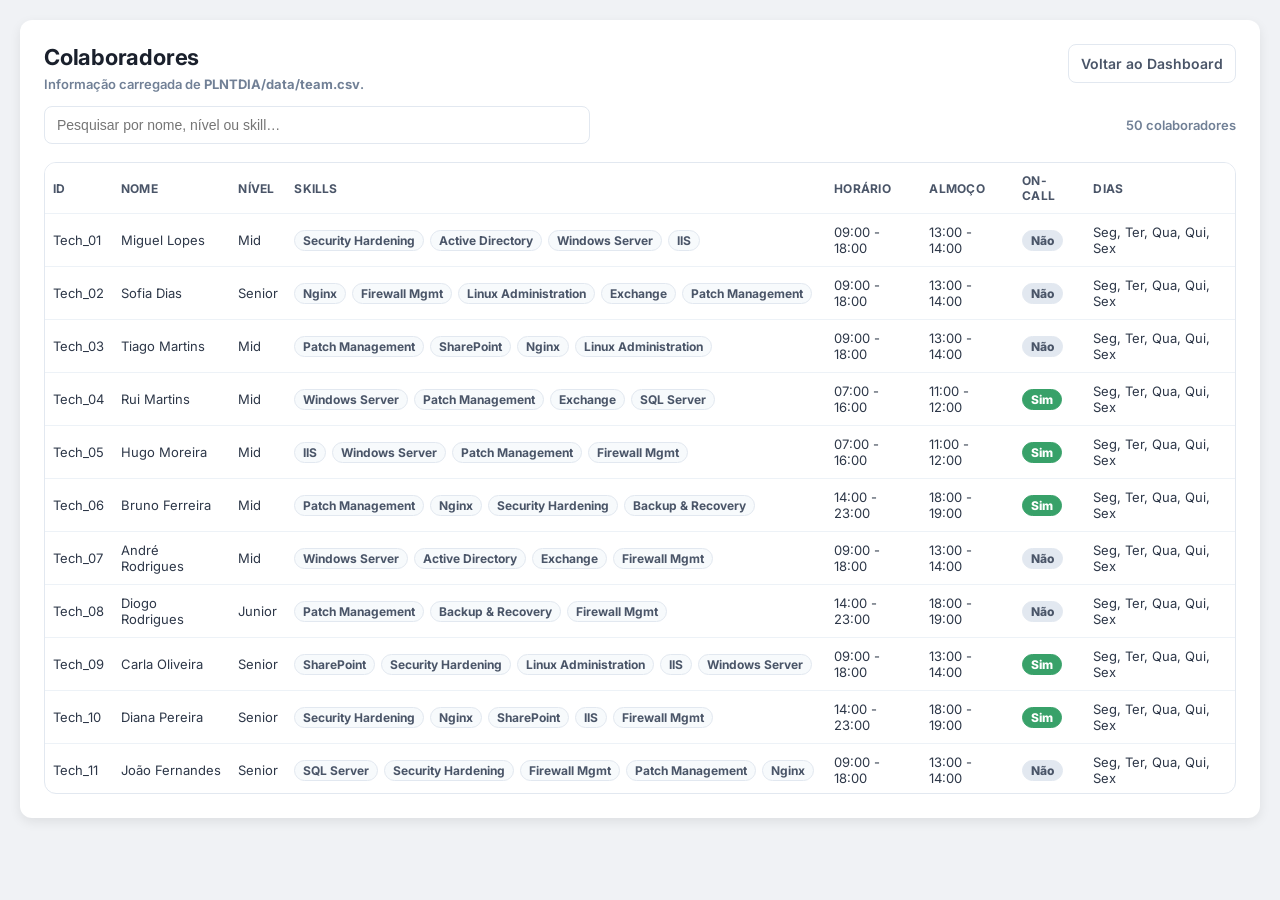
<file: PLNTDIA/web/colaboradores.html>
<!DOCTYPE html>
<html lang="pt">
<head>
    <meta charset="UTF-8" />
    <meta name="viewport" content="width=device-width, initial-scale=1.0" />
    <title>Colaboradores</title>
    <link href="https://fonts.googleapis.com/css2?family=Inter:wght@400;600;800&display=swap" rel="stylesheet" />
    <style>
        body { font-family: 'Inter', sans-serif; background-color: #f0f2f5; margin: 0; padding: 20px; }
            .container { max-width: 1400px; margin: 0 auto; background: white; padding: 24px; border-radius: 12px; box-shadow: 0 4px 12px rgba(0,0,0,0.08); }
        .header { display: flex; justify-content: space-between; align-items: flex-start; gap: 12px; flex-wrap: wrap; margin-bottom: 14px; }
        .title-wrap { display: grid; gap: 6px; }
        h1 { margin: 0; color: #1a202c; font-size: 22px; letter-spacing: -0.01em; }
        .subtitle { color: #718096; font-size: 13px; font-weight: 600; }

        .topbar { display: flex; justify-content: space-between; align-items: center; gap: 12px; flex-wrap: wrap; margin: 14px 0 18px 0; }
        .btn-link { padding: 10px 12px; border: 1px solid #e2e8f0; border-radius: 8px; background: white; cursor: pointer; font-size: 14px; font-weight: 600; color: #4a5568; text-decoration: none; display: inline-block; }
        .btn-link:hover { background: #f7fafc; }

        .search { display: flex; align-items: center; gap: 10px; }
        .search input { width: min(520px, 90vw); padding: 10px 12px; border: 1px solid #e2e8f0; border-radius: 8px; font-size: 14px; }

        .table-scroll { max-height: 70vh; overflow: auto; border: 1px solid #e2e8f0; border-radius: 12px; }
        table { width: 100%; border-collapse: collapse; }
        th, td { text-align: left; padding: 10px 8px; border-bottom: 1px solid #edf2f7; font-size: 13px; color: #2d3748; }
        th { font-size: 12px; color: #4a5568; text-transform: uppercase; letter-spacing: 0.02em; position: sticky; top: 0; background: white; z-index: 1; }

        .pill { display: inline-block; padding: 2px 8px; border-radius: 999px; border: 1px solid #e2e8f0; font-size: 12px; font-weight: 800; color: #4a5568; background: white; }
        .pill.on { background: #38a169; border-color: #38a169; color: white; }
        .pill.off { background: #e2e8f0; border-color: #e2e8f0; color: #4a5568; }

        .empty { color: #718096; font-size: 14px; padding: 10px 2px; }
        .skills { display: flex; flex-wrap: wrap; gap: 6px; }
        .skill { background: #f7fafc; border: 1px solid #e2e8f0; color: #4a5568; padding: 2px 8px; border-radius: 999px; font-size: 12px; font-weight: 700; }
    </style>
</head>
<body>
<div class="container">
    <div class="header">
        <div class="title-wrap">
            <h1>Colaboradores</h1>
            <div class="subtitle">Informação carregada de <strong>PLNTDIA/data/team.csv</strong>.</div>
        </div>
        <a class="btn-link" href="index.html">Voltar ao Dashboard</a>
    </div>

    <div class="topbar">
        <div class="search">
            <input id="searchBox" placeholder="Pesquisar por nome, nível ou skill…" />
        </div>
        <div id="meta" class="subtitle">A carregar…</div>
    </div>

    <div class="table-scroll" style="overflow-x:auto">
        <table>
            <thead>
                <tr>
                    <th title="Identificador único do colaborador">ID</th>
                    <th title="Nome completo do colaborador">Nome</th>
                    <th title="Nível técnico / senioridade (ex.: junior, mid, senior)">Nível</th>
                    <th title="Competências relevantes do colaborador">Skills</th>
                    <th title="Horário de trabalho (início - fim) em formato HH:MM">Horário</th>
                    <th title="Período de almoço (início - fim) em formato HH:MM">Almoço</th>
                    <th title="Indica se o colaborador está on-call">On-call</th>
                    <th title="Dias da semana em que trabalha">Dias</th>
                </tr>
            </thead>
            <tbody id="teamBody"></tbody>
        </table>
        <div id="tableEmpty" class="empty" style="display:none">Sem colaboradores a mostrar.</div>
    </div>
</div>

<script>
(function(){
    function normalize(t){return (t||'').toString().trim();}
    function toTime(h){
        var n = parseFloat(h);
        if (isNaN(n)) return '';
        var hours = Math.floor(n);
        var minutes = Math.round((n - hours) * 60);
        var hh = String(hours).padStart(2,'0');
        var mm = String(minutes).padStart(2,'0');
        return hh + ':' + mm;
    }
    var dayMap = ['Seg','Ter','Qua','Qui','Sex','Sáb','Dom'];
    function mapDays(s){
        var parts = normalize(s).split(';').map(p=>p.trim()).filter(Boolean);
        var names = [];
        for (var i=0;i<parts.length;i++){
            var idx = parseInt(parts[i],10);
            if (!isNaN(idx)) {
                // 0..6 => Seg..Dom
                var name = dayMap[(idx%7+7)%7] || parts[i];
                names.push(name);
            }
        }
        return names.join(', ');
    }

    function parseCSV(text){
        var lines = text.split(/\r?\n/).filter(l=>l.trim().length>0);
        if (lines.length === 0) return [];
        var headers = lines[0].split(',').map(h=>h.trim());
        var rows = [];
        for (var i=1;i<lines.length;i++){
            var line = lines[i];
            var cols = [];
            var cur = '';
            var inQuotes = false;
            for (var j=0;j<line.length;j++){
                var ch = line[j];
                if (ch === '"'){
                    if (inQuotes && line[j+1] === '"'){ cur += '"'; j++; }
                    else { inQuotes = !inQuotes; }
                } else if (ch === ',' && !inQuotes){
                    cols.push(cur); cur='';
                } else {
                    cur += ch;
                }
            }
            cols.push(cur);
            var obj = {};
            for (var k=0;k<headers.length;k++){
                obj[headers[k]] = (cols[k]||'').trim();
            }
            rows.push(obj);
        }
        return rows;
    }

    function renderTeam(list){
        var tbody = document.getElementById('teamBody');
        var empty = document.getElementById('tableEmpty');
        var meta = document.getElementById('meta');
        tbody.innerHTML = '';
        if (!list || list.length===0){
            if (empty) empty.style.display='block';
            if (meta) meta.textContent = '0 colaboradores';
            return;
        }
        if (empty) empty.style.display='none';
        if (meta) meta.textContent = list.length + ' colaboradores';

        for (var i=0;i<list.length;i++){
            var r = list[i];
            var tr = document.createElement('tr');

            var skills = normalize(r.skills).split(';').map(s=>s.trim()).filter(Boolean);
            var skillsEl = document.createElement('div');
            skillsEl.className = 'skills';
            for (var s=0;s<skills.length;s++){
                var sk = document.createElement('span');
                sk.className = 'skill';
                sk.textContent = skills[s];
                skillsEl.appendChild(sk);
            }

            var tdId = document.createElement('td'); tdId.textContent = r.tech_id || '';
            var tdName = document.createElement('td'); tdName.textContent = r.tech_name || '';
            var tdLevel = document.createElement('td'); tdLevel.textContent = r.level || '';
            var tdSkills = document.createElement('td'); tdSkills.appendChild(skillsEl);
            var tdSchedule = document.createElement('td'); tdSchedule.textContent = toTime(r.work_start_h) + ' - ' + toTime(r.work_end_h);
            var tdLunch = document.createElement('td'); tdLunch.textContent = toTime(r.lunch_start_h) + ' - ' + toTime(r.lunch_end_h);
            var tdOnCall = document.createElement('td');
            var pill = document.createElement('span');
            var isOn = String(r.on_call||'').trim() === '1';
            pill.className = 'pill ' + (isOn ? 'on' : 'off');
            pill.textContent = isOn ? 'Sim' : 'Não';
            tdOnCall.appendChild(pill);
            var tdDays = document.createElement('td'); tdDays.textContent = mapDays(r.work_days);

            tr.appendChild(tdId);
            tr.appendChild(tdName);
            tr.appendChild(tdLevel);
            tr.appendChild(tdSkills);
            tr.appendChild(tdSchedule);
            tr.appendChild(tdLunch);
            tr.appendChild(tdOnCall);
            tr.appendChild(tdDays);

            tbody.appendChild(tr);
        }
    }

    function filterList(list, q){
        var n = (q||'').toLowerCase();
        if (!n) return list;
        return list.filter(r =>
            (r.tech_id||'').toLowerCase().includes(n) ||
            (r.tech_name||'').toLowerCase().includes(n) ||
            (r.level||'').toLowerCase().includes(n) ||
            (r.skills||'').toLowerCase().includes(n)
        );
    }

    var fullList = [];

    document.addEventListener('DOMContentLoaded', function(){
        var search = document.getElementById('searchBox');
        function apply(){ renderTeam(filterList(fullList, search.value)); }
        search.addEventListener('input', apply);

        // Importante: servir a partir da raiz PLNTDIA (abrir /web/colaboradores.html)
        // Assim, este caminho resolve para /data/team.csv
        fetch('../data/team.csv')
            .then(r => {
                if (!r.ok) throw new Error('HTTP ' + r.status);
                return r.text();
            })
            .then(txt => { fullList = parseCSV(txt); apply(); })
            .catch(err => {
                console.error('Erro a carregar team.csv:', err);
                // Fallback: tentar team.csv na mesma pasta (caso o ficheiro seja copiado para /web)
                return fetch('team.csv').then(r=>{
                    if (!r.ok) throw new Error('HTTP ' + r.status);
                    return r.text();
                }).then(txt=>{ fullList = parseCSV(txt); apply(); })
                .catch(err2 => {
                    console.error('Fallback falhou:', err2);
                    var meta = document.getElementById('meta');
                    if (meta) meta.textContent = "Erro a carregar dados. Serve o site a partir da pasta 'PLNTDIA' e abre /web/colaboradores.html";
                    renderTeam([]);
                });
            });
    });
})();
</script>
</body>
</html>
</file>
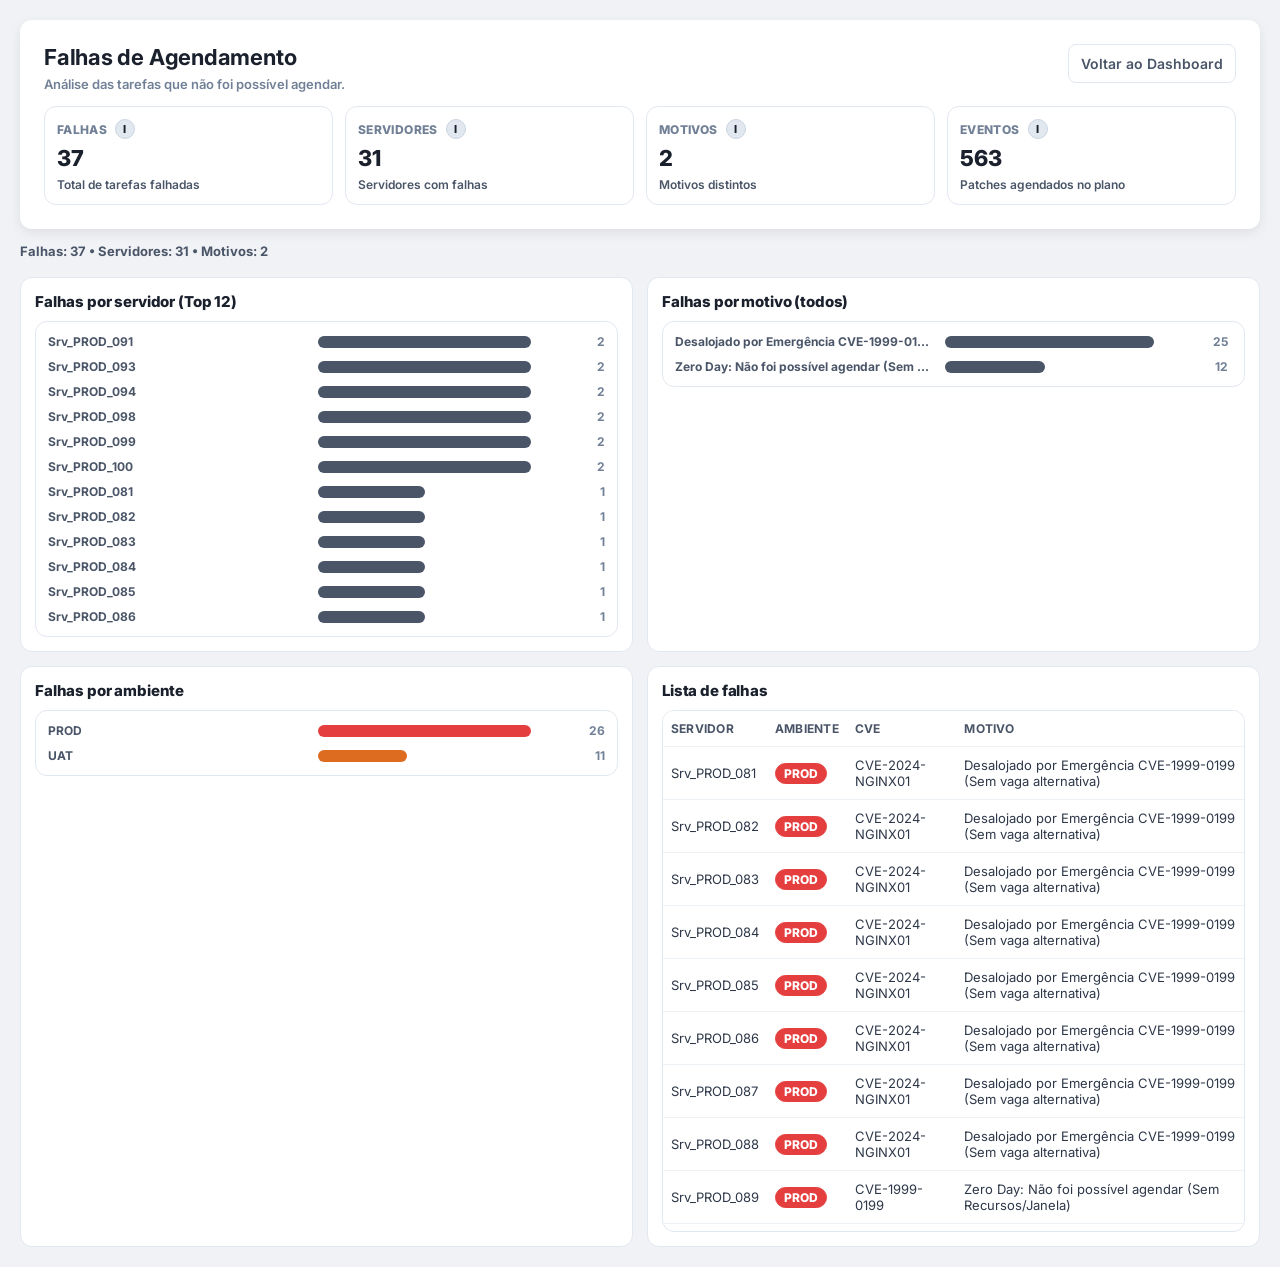
<file: PLNTDIA/web/failures.html>
<!DOCTYPE html>
<html lang="pt">
<head>
    <meta charset="UTF-8">
    <meta name="viewport" content="width=device-width, initial-scale=1.0">
    <title>Falhas de Agendamento</title>
    <link href="https://fonts.googleapis.com/css2?family=Inter:wght@400;600&display=swap" rel="stylesheet">

    <style>
        body { font-family: 'Inter', sans-serif; background-color: #f0f2f5; margin: 0; padding: 20px; }
        .container { max-width: 1600px; margin: 0 auto; background: white; padding: 24px; border-radius: 12px; box-shadow: 0 4px 12px rgba(0,0,0,0.08); }

        .header { display: flex; justify-content: space-between; align-items: flex-start; gap: 12px; flex-wrap: wrap; margin-bottom: 14px; }
        .title-wrap { display: grid; gap: 6px; }
        h1 { margin: 0; color: #1a202c; font-size: 22px; letter-spacing: -0.01em; }
        .subtitle { color: #718096; font-size: 13px; font-weight: 600; }

        .topbar { display: flex; justify-content: space-between; align-items: center; gap: 12px; flex-wrap: wrap; margin: 14px 0 18px 0; }
        .topbar .meta { color: #4a5568; font-size: 13px; font-weight: 700; }

        .btn-link { padding: 10px 12px; border: 1px solid #e2e8f0; border-radius: 8px; background: white; cursor: pointer; font-size: 14px; font-weight: 600; color: #4a5568; text-decoration: none; display: inline-block; }
        .btn-link:hover { background: #f7fafc; }

        .kpis { display: grid; grid-template-columns: 1fr; gap: 12px; margin-top: 10px; }
        @media (min-width: 900px) {
            .kpis { grid-template-columns: repeat(4, 1fr); }
        }

        .kpi { border: 1px solid #e2e8f0; border-radius: 12px; padding: 12px; background: white; position: relative; }
        .kpi .label { font-size: 12px; color: #718096; font-weight: 800; text-transform: uppercase; letter-spacing: 0.03em; display: flex; align-items: center; gap: 8px; }
        .kpi .value { margin-top: 6px; font-size: 22px; color: #1a202c; font-weight: 800; }
        .kpi .hint { margin-top: 6px; font-size: 12px; color: #4a5568; font-weight: 600; }

        /* info icon next to KPI labels */
        .info-icon {
            display: inline-flex;
            align-items: center;
            justify-content: center;
            width: 18px;
            height: 18px;
            border-radius: 50%;
            background: #e2e8f0;
            color: #1a202c;
            font-size: 11px;
            font-weight: 800;
            cursor: help;
            border: 1px solid #cbd5e1;
            line-height: 1;
        }
        .info-icon:focus { outline: none; box-shadow: 0 0 0 3px rgba(66,153,225,0.24); }

        /* tooltip */
        .tooltip {
            position: fixed;
            z-index: 9999;
            max-width: 320px;
            background: #1f2937;
            color: #fff;
            padding: 8px 10px;
            border-radius: 8px;
            font-size: 13px;
            box-shadow: 0 6px 18px rgba(0,0,0,0.18);
            pointer-events: none;
            opacity: 0;
            transform: translateY(6px);
            transition: opacity 120ms ease, transform 120ms ease;
            line-height: 1.3;
        }
        .tooltip.show {
            opacity: 1;
            transform: translateY(0);
        }

        .grid { display: grid; grid-template-columns: 1fr; gap: 14px; }
        @media (min-width: 1100px) {
            .grid { grid-template-columns: 1fr 1fr; }
        }

        .card { border: 1px solid #e2e8f0; border-radius: 12px; padding: 14px; background: white; }
        .card h2 { margin: 0 0 10px 0; color: #1a202c; font-size: 15px; font-weight: 800; letter-spacing: -0.01em; }
        .card p { margin: 0; color: #4a5568; font-size: 14px; }

        .bar-chart { border: 1px solid #e2e8f0; border-radius: 12px; padding: 12px; overflow-x: auto; }
        .bar-chart-inner { display: grid; gap: 10px; }
        .bar-row { display: grid; grid-template-columns: minmax(140px, 260px) 1fr minmax(44px, 64px); align-items: center; gap: 10px; }
        .bar-label { font-size: 12px; color: #4a5568; font-weight: 700; overflow: hidden; text-overflow: ellipsis; white-space: nowrap; }
        .bar { height: 12px; border-radius: 10px; background: #4a5568; }
        .bar-count { font-size: 12px; color: #718096; font-weight: 700; text-align: right; }

        .scroll-area { max-height: 420px; overflow: auto; padding-right: 4px; }

        .empty { color: #718096; font-size: 14px; padding: 10px 2px; }

        .table-scroll { max-height: 520px; overflow: auto; border: 1px solid #e2e8f0; border-radius: 12px; }
        table { width: 100%; border-collapse: collapse; }
        th, td { text-align: left; padding: 10px 8px; border-bottom: 1px solid #edf2f7; font-size: 13px; color: #2d3748; }
        th { font-size: 12px; color: #4a5568; text-transform: uppercase; letter-spacing: 0.02em; position: sticky; top: 0; background: white; z-index: 1; }
        .pill { display: inline-block; padding: 2px 8px; border-radius: 999px; border: 1px solid #e2e8f0; font-size: 12px; font-weight: 800; color: #4a5568; background: white; }
    </style>
</head>
<body>

<div class="container">
    <div class="header">
        <div class="title-wrap">
            <h1>Falhas de Agendamento</h1>
            <div class="subtitle">Análise das tarefas que não foi possível agendar.</div>
        </div>
        <a class="btn-link" href="index.html">Voltar ao Dashboard</a>
    </div>

    <div class="kpis">
        <div class="kpi" aria-label="Falhas" role="group">
            <div class="label">Falhas <span class="info-icon" data-tooltip="Total de tarefas que falharam ao tentar ser agendadas no plano atual.">i</span></div>
            <div class="value" id="kpiFailures">—</div>
            <div class="hint">Total de tarefas falhadas</div>
        </div>
        <div class="kpi" aria-label="Servidores" role="group">
            <div class="label">Servidores <span class="info-icon" data-tooltip="Número de servidores que apresentaram pelo menos uma falha.">i</span></div>
            <div class="value" id="kpiServers">—</div>
            <div class="hint">Servidores com falhas</div>
        </div>
        <div class="kpi" aria-label="Motivos" role="group">
            <div class="label">Motivos <span class="info-icon" data-tooltip="Quantidade de motivos distintos que causaram as falhas.">i</span></div>
            <div class="value" id="kpiReasons">—</div>
            <div class="hint">Motivos distintos</div>
        </div>
        <div class="kpi" aria-label="Eventos" role="group">
            <div class="label">Eventos <span class="info-icon" data-tooltip="Número total de eventos/patches agendados no plano.">i</span></div>
            <div class="value" id="kpiEvents">—</div>
            <div class="hint">Patches agendados no plano</div>
        </div>
    </div>
    </div>

    <div class="topbar">
        <div class="meta" id="meta">A carregar…</div>
    </div>

    <div class="grid">
        <div class="card">
            <h2>Falhas por servidor (Top 12)</h2>
            <div class="bar-chart">
                <div id="chartByServer" class="bar-chart-inner"></div>
            </div>
        </div>

        <div class="card">
            <h2>Falhas por motivo (todos)</h2>
            <div class="bar-chart">
                <div class="scroll-area">
                    <div id="chartByReason" class="bar-chart-inner"></div>
                </div>
            </div>
        </div>

        <div class="card">
            <h2>Falhas por ambiente</h2>
            <div class="bar-chart">
                <div id="chartByEnv" class="bar-chart-inner"></div>
            </div>
        </div>

        <div class="card">
            <h2>Lista de falhas</h2>
            <div class="table-scroll" style="overflow-x:auto">
                <table>
                    <thead>
                        <tr>
                            <th tabindex="0" data-tooltip="Identificador do servidor onde ocorreu a falha (nome ou ID).">Servidor</th>
                            <th tabindex="0" data-tooltip="Ambiente operacional do servidor, por exemplo: DEV, UAT, PROD.">Ambiente</th>
                            <th tabindex="0" data-tooltip="ID da vulnerabilidade relacionada (CVE) associada ao patch/evento.">CVE</th>
                            <th tabindex="0" data-tooltip="Breve descrição do motivo que impediu o agendamento da tarefa.">Motivo</th>
                        </tr>
                    </thead>
                    <tbody id="failureTable"></tbody>
                </table>
                <div id="tableEmpty" class="empty" style="display:none">Sem falhas para mostrar.</div>
            </div>
        </div>
    </div>
</div>

<script>
    function normalize(text) {
        return (text || '').toString().trim();
    }

    function normalizeEnv(value) {
        var env = normalize(value).toLowerCase();
        if (env === 'production') env = 'prod';
        if (env === 'prod') return 'prod';
        if (env === 'uat') return 'uat';
        if (env === 'dev') return 'dev';
        return env;
    }

    function envDisplay(envKey) {
        var k = normalizeEnv(envKey);
        if (k === 'dev') return 'DEV';
        if (k === 'uat') return 'UAT';
        if (k === 'prod') return 'PROD';
        return (envKey || '').toString().toUpperCase();
    }

    function envColor(envKey) {
        var k = normalizeEnv(envKey);
        if (k === 'dev') return '#38a169';
        if (k === 'uat') return '#dd6b20';
        if (k === 'prod') return '#e53e3e';
        return '#4a5568';
    }

    function normalizeKey(text) {
        return normalize(text).toLowerCase();
    }

    function safeGet(obj, path, fallback) {
        try {
            var cur = obj;
            for (var i = 0; i < path.length; i++) {
                if (cur == null) return fallback;
                cur = cur[path[i]];
            }
            return (cur == null) ? fallback : cur;
        } catch (_) {
            return fallback;
        }
    }

    function parsePayload(data) {
        // Compatível com formato antigo (array de events) e novo ({events, failures})
        if (Array.isArray(data)) {
            return { events: data, failures: [] };
        }
        var events = (data && Array.isArray(data.events)) ? data.events : [];
        var failures = (data && Array.isArray(data.failures)) ? data.failures : [];
        return { events: events, failures: failures };
    }

    function countBy(items, keyFn) {
        var map = new Map();
        for (var i = 0; i < items.length; i++) {
            var k = normalize(keyFn(items[i])) || '(vazio)';
            map.set(k, (map.get(k) || 0) + 1);
        }
        return map;
    }

    function mapToSortedEntries(map, limit) {
        var entries = Array.from(map.entries());
        entries.sort((a, b) => (b[1] - a[1]) || a[0].localeCompare(b[0], 'pt', { sensitivity: 'base' }));
        if (typeof limit === 'number') entries = entries.slice(0, limit);
        return entries;
    }

    function renderBars(containerEl, entries, colorForLabel) {
        if (!containerEl) return;
        containerEl.innerHTML = '';

        if (!entries || entries.length === 0) {
            var empty = document.createElement('div');
            empty.className = 'empty';
            empty.textContent = 'Sem dados para mostrar.';
            containerEl.appendChild(empty);
            return;
        }

        var maxCount = Math.max.apply(null, entries.map(e => e[1]));

        for (var i = 0; i < entries.length; i++) {
            var label = entries[i][0];
            var count = entries[i][1];

            var row = document.createElement('div');
            row.className = 'bar-row';

            var labelEl = document.createElement('div');
            labelEl.className = 'bar-label';
            labelEl.title = label;
            labelEl.textContent = label;

            var barEl = document.createElement('div');
            barEl.className = 'bar';
            var pct = (maxCount === 0) ? 0 : (count / maxCount);
            barEl.style.width = Math.max(4, Math.round(pct * 100)) + '%';
            if (typeof colorForLabel === 'function') {
                barEl.style.background = colorForLabel(label);
            }

            var countEl = document.createElement('div');
            countEl.className = 'bar-count';
            countEl.textContent = count;

            row.appendChild(labelEl);
            row.appendChild(barEl);
            row.appendChild(countEl);
            containerEl.appendChild(row);
        }
    }

    function renderTable(tbodyEl, emptyEl, failures) {
        if (!tbodyEl) return;
        tbodyEl.innerHTML = '';

        if (!failures || failures.length === 0) {
            if (emptyEl) emptyEl.style.display = 'block';
            return;
        }
        if (emptyEl) emptyEl.style.display = 'none';

        for (var i = 0; i < failures.length; i++) {
            var f = failures[i];
            var serverId = normalize(safeGet(f, ['server', 'id'], ''));
            var env = normalize(safeGet(f, ['server', 'environment'], ''));
            var cveId = normalize(safeGet(f, ['cve', 'id'], ''));
            var reason = normalize(safeGet(f, ['reason'], ''));

            var tr = document.createElement('tr');

            var tdServer = document.createElement('td');
            tdServer.textContent = serverId;

            var tdEnv = document.createElement('td');
            var pill = document.createElement('span');
            pill.className = 'pill';
            var envKey = normalizeEnv(env);
            pill.textContent = env ? envDisplay(envKey) : '(sem env)';
            if (envKey === 'dev' || envKey === 'uat' || envKey === 'prod') {
                var c = envColor(envKey);
                pill.style.background = c;
                pill.style.borderColor = c;
                pill.style.color = 'white';
            }
            tdEnv.appendChild(pill);

            var tdCve = document.createElement('td');
            tdCve.textContent = cveId;

            var tdReason = document.createElement('td');
            tdReason.textContent = reason;

            tr.appendChild(tdServer);
            tr.appendChild(tdEnv);
            tr.appendChild(tdCve);
            tr.appendChild(tdReason);
            tbodyEl.appendChild(tr);
        }
    }

    document.addEventListener('DOMContentLoaded', function() {
        var metaEl = document.getElementById('meta');
        var kpiFailuresEl = document.getElementById('kpiFailures');
        var kpiServersEl = document.getElementById('kpiServers');
        var kpiReasonsEl = document.getElementById('kpiReasons');
        var kpiEventsEl = document.getElementById('kpiEvents');
        var chartByServerEl = document.getElementById('chartByServer');
        var chartByReasonEl = document.getElementById('chartByReason');
        var chartByEnvEl = document.getElementById('chartByEnv');
        var tableBodyEl = document.getElementById('failureTable');
        var tableEmptyEl = document.getElementById('tableEmpty');

        fetch('schedule.json')
            .then(r => r.json())
            .then(data => {
                var payload = parsePayload(data);
                var failures = payload.failures || [];

                var uniqueServers = new Set(failures.map(f => normalize(safeGet(f, ['server', 'id'], ''))).filter(Boolean));
                var uniqueReasons = new Set(failures.map(f => normalize(safeGet(f, ['reason'], ''))).filter(Boolean));
                var eventCount = (payload.events || []).length;

                if (kpiFailuresEl) kpiFailuresEl.textContent = failures.length;
                if (kpiServersEl) kpiServersEl.textContent = uniqueServers.size;
                if (kpiReasonsEl) kpiReasonsEl.textContent = uniqueReasons.size;
                if (kpiEventsEl) kpiEventsEl.textContent = eventCount;

                if (metaEl) {
                    metaEl.textContent = `Falhas: ${failures.length} • Servidores: ${uniqueServers.size} • Motivos: ${uniqueReasons.size}`;
                }

                var byServer = countBy(failures, f => safeGet(f, ['server', 'id'], ''));
                var byReason = countBy(failures, f => safeGet(f, ['reason'], ''));
                var byEnv = countBy(failures, f => envDisplay(safeGet(f, ['server', 'environment'], '')));

                renderBars(chartByServerEl, mapToSortedEntries(byServer, 12));
                renderBars(chartByReasonEl, mapToSortedEntries(byReason));
                renderBars(chartByEnvEl, mapToSortedEntries(byEnv), envColor);

                // Ordenar lista por env, depois servidor, depois CVE
                failures.sort((a, b) => {
                    var ea = normalizeKey(safeGet(a, ['server', 'environment'], ''));
                    var eb = normalizeKey(safeGet(b, ['server', 'environment'], ''));
                    if (ea !== eb) return ea.localeCompare(eb, 'pt');
                    var sa = normalizeKey(safeGet(a, ['server', 'id'], ''));
                    var sb = normalizeKey(safeGet(b, ['server', 'id'], ''));
                    if (sa !== sb) return sa.localeCompare(sb, 'pt');
                    var ca = normalizeKey(safeGet(a, ['cve', 'id'], ''));
                    var cb = normalizeKey(safeGet(b, ['cve', 'id'], ''));
                    return ca.localeCompare(cb, 'pt');
                });

                renderTable(tableBodyEl, tableEmptyEl, failures);
            })
            .catch(err => {
                console.error('Erro ao carregar schedule.json:', err);
                if (metaEl) metaEl.textContent = 'Erro a carregar dados. Verifica o servidor web.';
                renderBars(chartByServerEl, []);
                renderBars(chartByReasonEl, []);
                renderBars(chartByEnvEl, []);
                if (tableEmptyEl) {
                    tableEmptyEl.style.display = 'block';
                    tableEmptyEl.textContent = 'Erro a carregar dados.';
                }
            });
    });
</script>
<script>
    (function () {
        var tooltipEl = document.createElement('div');
        tooltipEl.className = 'tooltip';
        document.body.appendChild(tooltipEl);

        function showTooltip(text, rect) {
            tooltipEl.innerHTML = text;
            tooltipEl.classList.add('show');

            var top = rect.top - tooltipEl.offsetHeight - 8;
            var left = rect.left + (rect.width / 2) - (tooltipEl.offsetWidth / 2);

            // adjust if off-screen
            if (left < 8) left = 8;
            if ((left + tooltipEl.offsetWidth + 8) > window.innerWidth) left = window.innerWidth - tooltipEl.offsetWidth - 8;
            if (top < 8) top = rect.bottom + 8;

            tooltipEl.style.top = top + 'px';
            tooltipEl.style.left = left + 'px';
        }

        function hideTooltip() {
            tooltipEl.classList.remove('show');
        }

        function attachTooltips() {
            var nodes = document.querySelectorAll('[data-tooltip]');
            nodes.forEach(function (n) {
                var enter = function (ev) {
                    var txt = n.getAttribute('data-tooltip') || '';
                    var r = n.getBoundingClientRect();
                    showTooltip(txt, r);
                };
                var move = function (ev) {
                    var r = n.getBoundingClientRect();
                    showTooltip(n.getAttribute('data-tooltip') || '', r);
                };
                var leave = function () { hideTooltip(); };

                n.addEventListener('mouseenter', enter);
                n.addEventListener('focus', enter);
                n.addEventListener('mousemove', move);
                n.addEventListener('mouseleave', leave);
                n.addEventListener('blur', leave);
            });
        }

        if (document.readyState === 'loading') {
            document.addEventListener('DOMContentLoaded', attachTooltips);
        } else {
            attachTooltips();
        }
    })();
</script>
</body>
</html>
</file>
